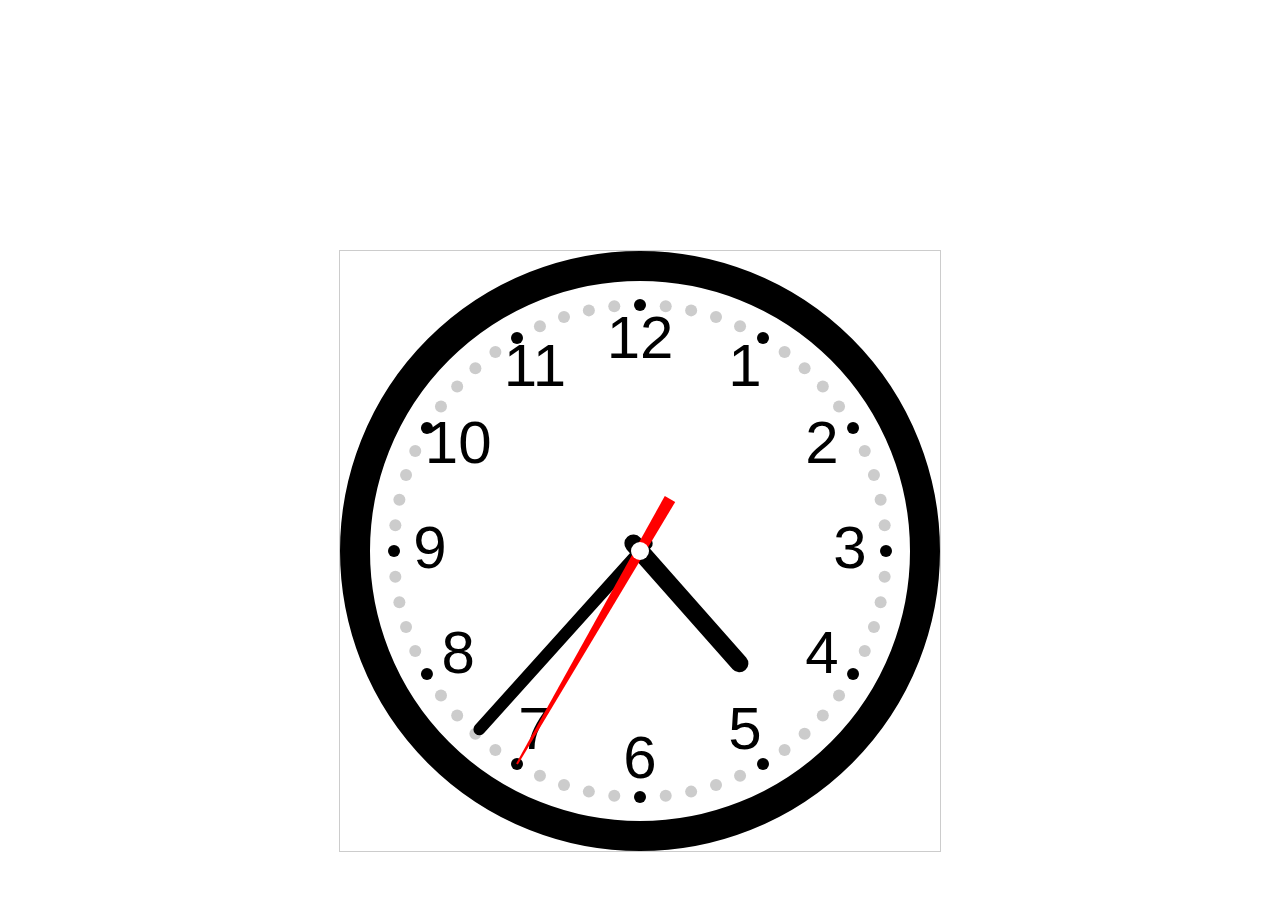
<file: canvas表钟/index.html>
<!DOCTYPE html>
<html>
	<head>
		<meta charset="utf-8" />
		<title></title>		
		<style type='text/css'>
			div{
				text-align:center;
				margin-top:250px;
				
			}
			#clock{
				border:1px solid #ccc;
				
			}
		</style>
	</head>
	<body>
		<div >
			<!--注意canvas的宽和高不要设置在style里，设置在元素里,且canvas里的宽和高没有px -->
			<canvas id='clock' width='600' height='600'></canvas>
		</div>
		
	</body>
	<script type="text/javascript"  src="js/canvas.js"></script>
</html>
</file>
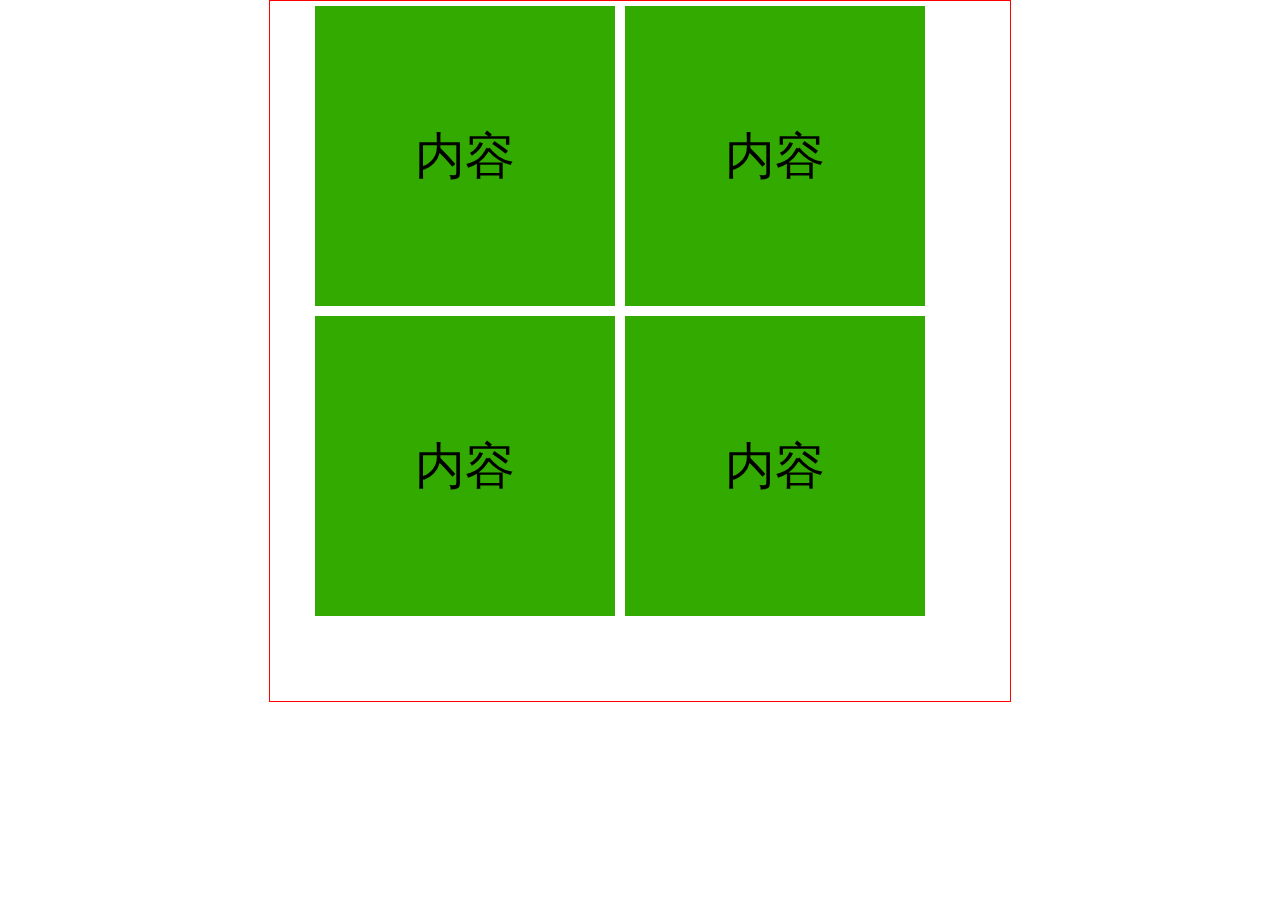
<file: 从哪个方向进入容器/index.html>
﻿<!DOCTYPE html> 
<html> 
<head> 
<meta charset="UTF-8"> 
<title>判断鼠标进入方向</title> 
</head> 
<body> 
<style> 
	html,body{
		margin:0;padding:0;} 
	.container{
			list-style:none;
			width:700px;height:700px;
			border:1px solid red;
			margin:0 auto;
		}
	.wrap{/*li*/
		width:300px;height:300px;
		background:#33aa00;
		/*display:inline-block;*/
		font-size:50px;text-align:center;
		position:relative;
		margin:5px;
		overflow: hidden;
		float:left;
		line-height:300px;} 
	.demo{/*li里的div*/
			width:100%;height:100%;
			position:absolute;
			z-index:-1;
			right:0;
			bottom:0;			
			background-color: rgba(25,25,25,.7);
			}
	/*这里有一点疑问，类之间好像有顺序，还是说enter要写在一起，outer要写在一起，没弄明白*/	
		.enter-bottom{
				z-index:1;
				-webkit-animation-name:enter-bottom;
				-webkit-animation-duration:0.3s; 
			}
		.enter-top{
			z-index:1;
			-webkit-animation-name:enter-top;
			-webkit-animation-duration:0.3s; 
		}
		.enter-left{
			z-index:1;
			animation:enter-left 0.3s ease-in;
			-webkit-animation-name:enter-left;
			-webkit-animation-duration:0.3s; 
		}
		.enter-right{
			z-index:1;
			animation:enter-right 0.3s ease-in;
			-webkit-animation-name:enter-right;
			-webkit-animation-duration:0.3s; 
		}
		
		.outer-top{
			-webkit-animation-name:outer-top;
			-webkit-animation-duration:0.3s;
		}
		.outer-bottom{
			-webkit-animation-name:outer-bottom;
			-webkit-animation-duration:0.3s;
		}
		.outer-left{
			-webkit-animation-name:outer-left;
			-webkit-animation-duration:0.3s;
		}
		
		.outer-right{
			-webkit-animation-name:outer-right;
			-webkit-animation-duration:0.3s;
		}
		@-webkit-keyframes enter-top{
			from{top:-300px}
			to{top:0}
		}
		@-webkit-keyframes outer-top{
			from{top:0}
			to{top:-300px}
		}
		@-webkit-keyframes enter-left{
			from{left:-300px}
			to{left:0}
		}
		@-webkit-keyframes outer-left{
			from{left:0}
			to{left:-300px}
		}
		@-webkit-keyframes enter-right{
			from{right:-300px}
			to{right:0}
		}
		@-webkit-keyframes outer-right{
			from{right:0}
			to{right:-300px}
		}
		
		@-webkit-keyframes enter-bottom{
			from{bottom:-300px}
			to{bottom:0}
		}
		@-webkit-keyframes outer-bottom{
			from{bottom:0}
			to{bottom:-300px}
		}
</style> 
	<!--<div id="wrap">内容 
	<div class='demo'>方向</div>
	</div> 
	<div id="wrap1">内容 
	<div class='demo'>方向</div>
	</div> -->
	<ul class='container'>
		<li id='wrap0' class='wrap'>内容<div id='demo0' class='demo'>方向1</div></li>
		<li id='wrap1' class='wrap'>内容<div id='demo1' class='demo'>方向2</div></li>
		<li id='wrap2' class='wrap'>内容<div id='demo2' class='demo'>方向1</div></li>
		<li id='wrap3' class='wrap'>内容<div id='demo3' class='demo'>方向2</div></li>
	</ul>
<script type="text/javascript" src ="js/jquery-3.2.1.min.js"></script> 
<script> 
	var wrap=$('.wrap');
	$('.wrap').each(function(i){/*遍历每一个li*/	
	$('#wrap'+i).bind("mouseenter mouseleave", function(e) { 
	var w = $(this).width(); 
	var h = $(this).height(); 
	var x = (e.pageX - this.offsetLeft - (w / 2)) * (w > h ? (h / w) : 1); 
	var y = (e.pageY - this.offsetTop - (h / 2)) * (h > w ? (w / h) : 1); 
	var direction = Math.round((((Math.atan2(y, x) * (180 / Math.PI)) + 180) / 90) + 3) % 4; 
	var eventType = e.type; 
	var dirName = new Array('上方','右侧','下方','左侧'); 
	if(e.type == 'mouseenter'){ 
		switch(dirName[direction]){
			case dirName[0]:
				$('#demo'+i).attr('class','demo enter-top');			
				break;
			case dirName[1]:
				$('#demo'+i).attr('class','demo enter-right');			
				break;
			case dirName[2]:
				$('#demo'+i).attr('class','demo enter-bottom');			
				break;
			case dirName[3]:
				$('#demo'+i).attr('class','demo enter-left');			
				break;
				
		}
	}else{ 
		switch(dirName[direction]){
				case dirName[0]:
					$('#demo'+i).addClass(' outer-top');
					setTimeout(function(){
						$('#demo'+i).attr('class','demo outer-top');						
					},300)
					break;
				case dirName[1]:
					$('#demo'+i).addClass(' outer-right');
					setTimeout(function(){
						$('#demo'+i).attr('class','demo outer-right');
					},300)
					break;
				case dirName[2]:
					$('#demo'+i).addClass(' outer-bottom');
					setTimeout(function(){
						$('#demo'+i).attr('class','demo outer-bottom');
					},300)
					break;
				case dirName[3]:
					$('#demo'+i).addClass(' outer-left');
					setTimeout(function(){
						$('#demo'+i).attr('class','demo outer-left');
					},300)
					break;
					
			}
	} 
	}); 
	})
</script> 
</body> 
</html>
</file>
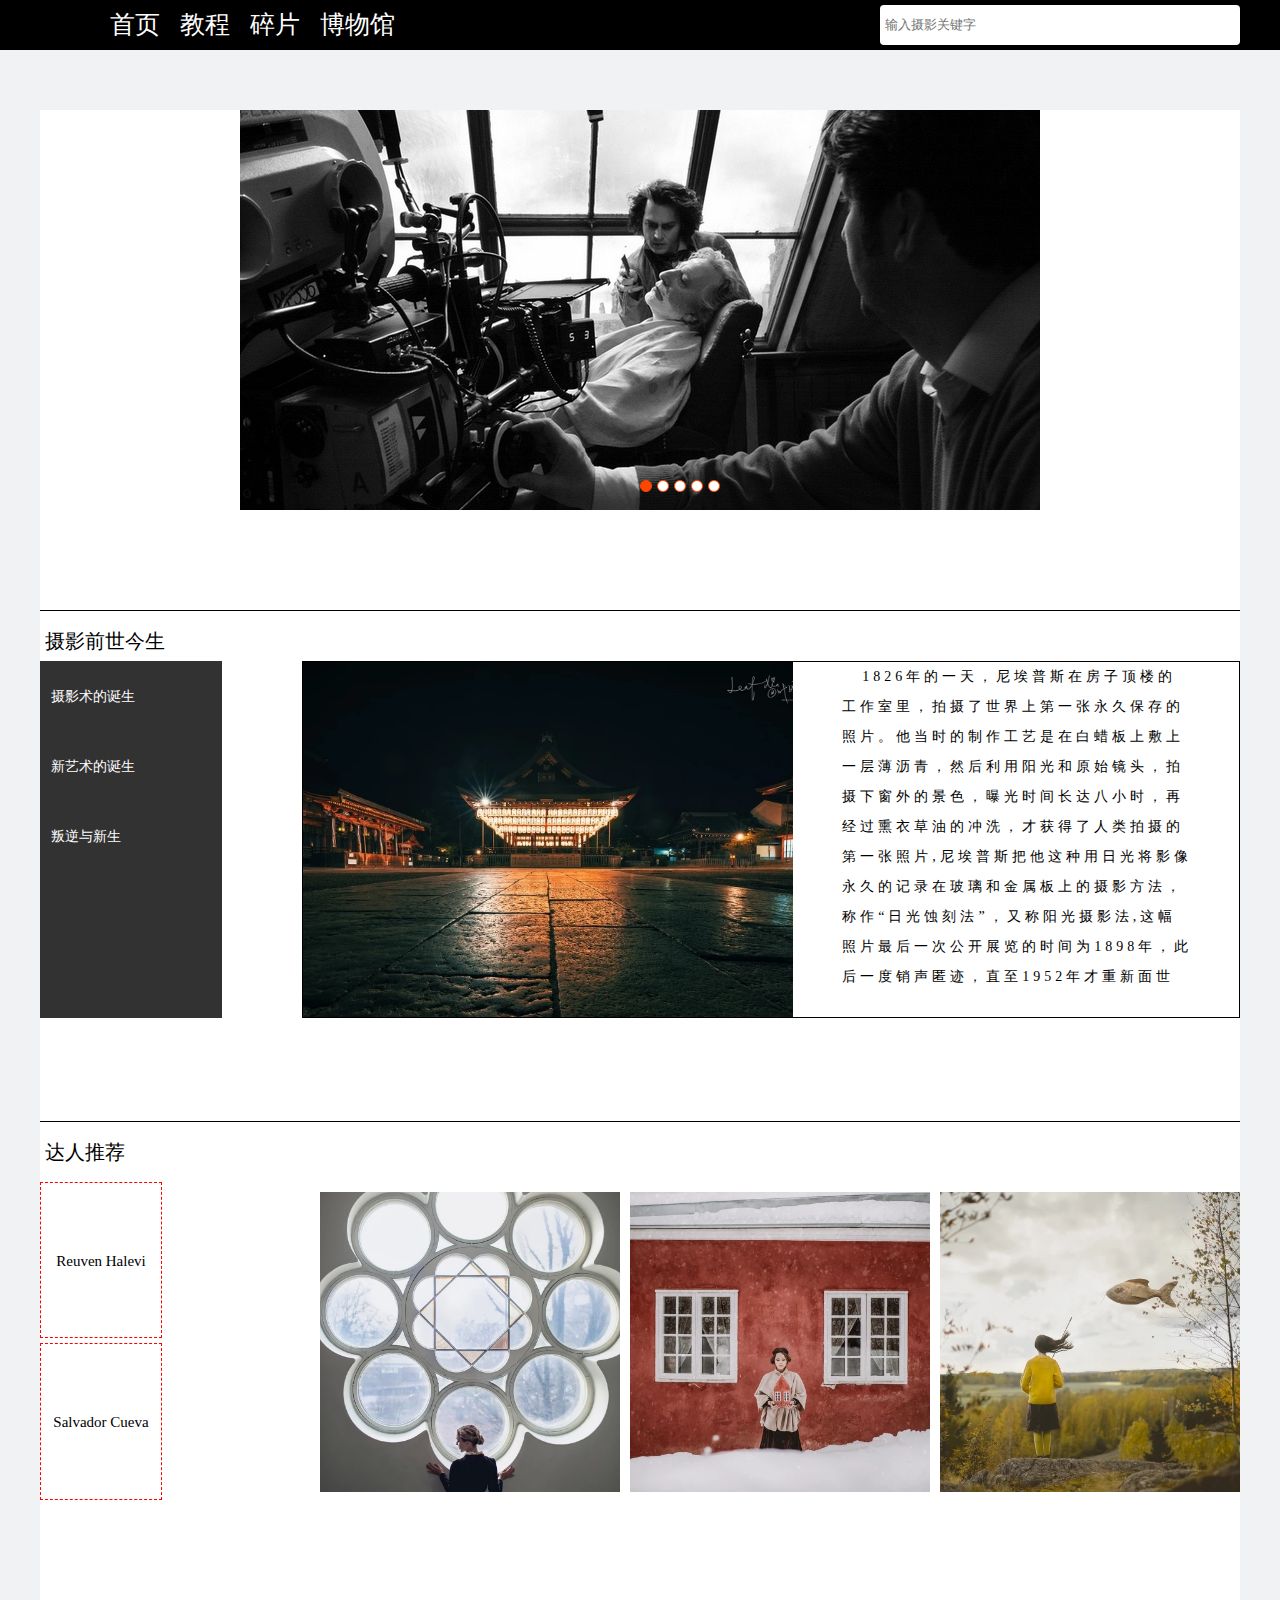
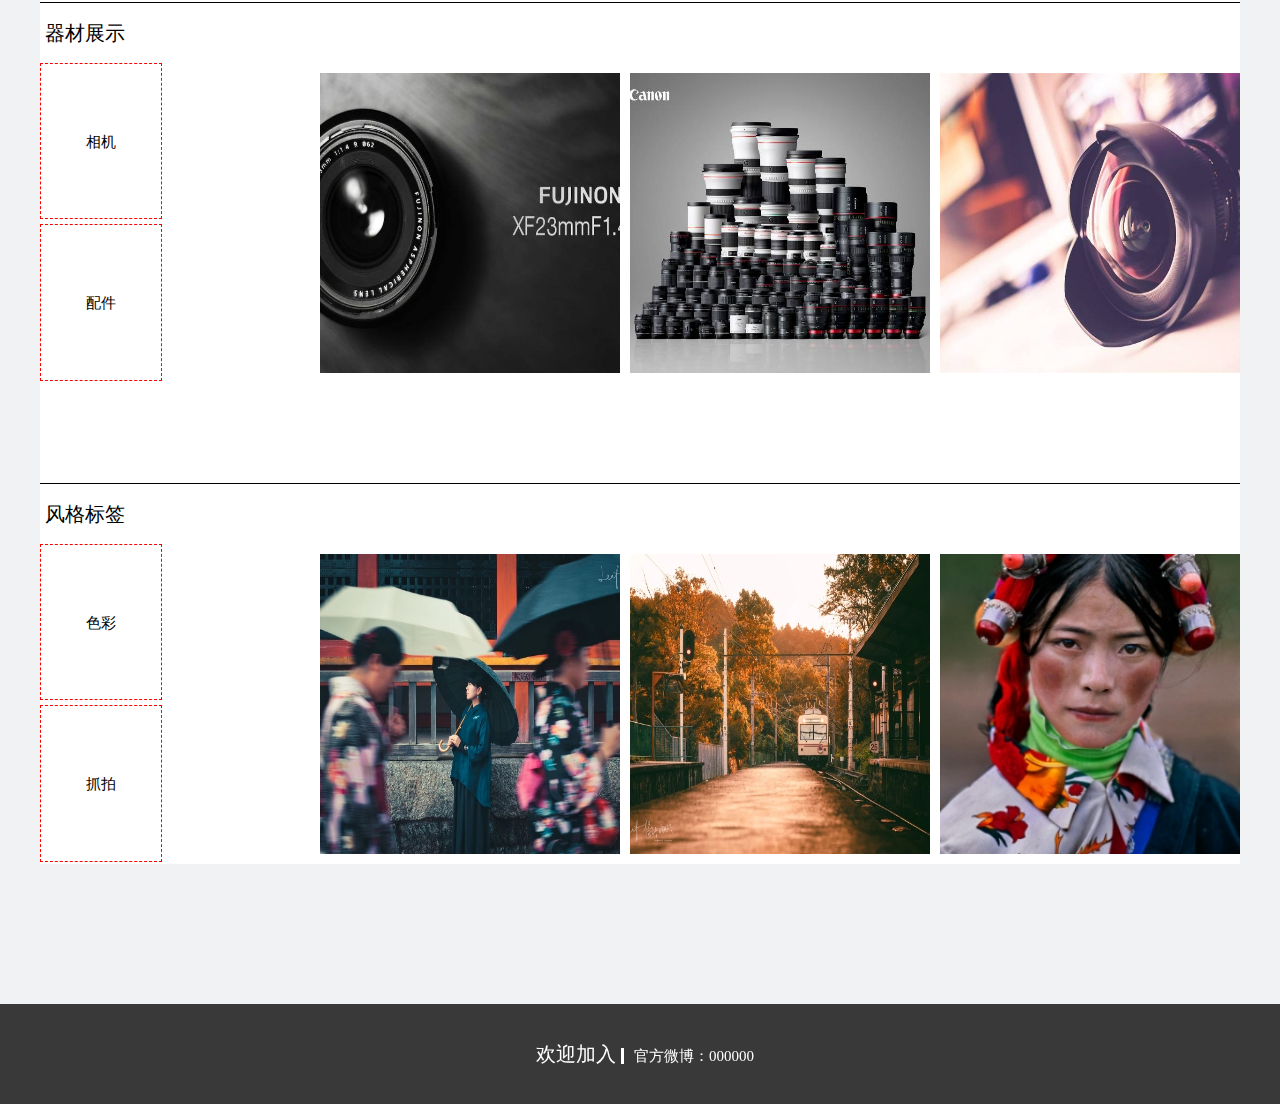
<file: 摄影项目/index.html>
<!DOCTYPE html>
<html>
	<head>
		<meta charset="utf-8" />
		<title></title>
		<link rel="stylesheet" href="css/photo.css" /> 
		<script src="js/jquery-3.2.1.min.js"></script>
		<script  src='js/data.js'></script>
		
	</head>
	<body onselectstart='return false'>
		<!--导航条-->
		<div class="nav">
			<ul class="navul">
				<li><a href='index.html'>首页</a></li>
				<li><a href='course.html'>教程</a></li>
				<li><a href='hualang.html'>碎片</a></li><!--瀑布流-->
				<li><a href='waterfall.html'>博物馆</a></li><!--css3-->
			</ul>
			<div class='d'>
			<div class='sousuo'>
			<form class='sousuo-form'>		
			<input  type='text' class='sousuo-input' id='sousuo-input'  placeholder='输入摄影关键字'/>
			<!--<input type='submit' class='sousuo-sub' value=''/>-->
			</form>
		</div>
		<div>	
		<ul class='sousuo-list' style="display:none">
				<li>搜索1</li>
				<li>搜索2</li>
		</ul>
		</div>
			</div>
		</div>	
		<!--一键到顶------------------------------------------------------------------------------------------->
		<a href='javascript:;' id='gotop'  title='回到顶部'></a>
		<!--整个主体内容---------------------------------------------------------------------------------------->
		<div class='mainbody'>	
		<!--轮播图-------------------------------------------------------------------------------------------->
		<div class='roast'>
		<div id="container">
		    <div id="list" style="left: -800px;">
		        <img src="img/17.jpg" alt="1"/>
		        <img src="img/13.jpg" alt="1"/>
		        <img src="img/14.jpg" alt="2"/>
		        <img src="img/15.jpg" alt="3"/>
		        <img src="img/16.jpg" alt="4"/>
		        <img src="img/17.jpg" alt="5"/>
		        <img src="img/13.jpg" alt="5"/>
		    </div>
		    <div id="buttons">
		        <span index="1" class="on"></span>
		        <span index="2"></span>
		        <span index="3"></span>
		        <span index="4"></span>
		        <span index="5"></span>
		    </div>
		    <a href="javascript:;" id="prev" class="arrow">&lt;</a>
		    <a href="javascript:;" id="next" class="arrow">&gt;</a>
		</div>
		</div>
		<!--摄影历史----------------------------------------------------------------------------------------->
		<div id='timer'>
			<div id='Ttitle'>摄影前世今生</div>
			<div id='Tul'>
				<ul>
					<li title='0'>摄影术的诞生</li>
					<li title='1'>新艺术的诞生</li>
					<li title='2'>叛逆与新生</li>
				</ul>
			</div>
			<div id='Timg'>
				<div class='timgpart show' ><img src="img/26.jpg" /> <span class='picname'>1826年约瑟夫·尼埃普斯:《窗外》</span><div class="partintroduce">1826年的一天，尼埃普斯在房子顶楼的工作室里，拍摄了世界上第一张永久保存的照片。他当时的制作工艺是在白蜡板上敷上一层薄沥青，然后利用阳光和原始镜头，拍摄下窗外的景色，曝光时间长达八小时，再经过熏衣草油的冲洗，才获得了人类拍摄的第一张照片,尼埃普斯把他这种用日光将影像永久的记录在玻璃和金属板上的摄影方法，称作“日光蚀刻法”，又称阳光摄影法,这幅照片最后一次公开展览的时间为1898年，此后一度销声匿迹，直至1952年才重新面世</div></div>
				<div class='timgpart'><img src="img/30.jpg" /> <span class='picname'>1838年路易斯·达盖尔:《巴黎寺院街》</span><div class="partintroduce">他用感光过的镀银铜板，浸泡在加热的盐水中获得定影而完成了自己的“达盖尔法”。他的作品世存很少，《巴黎寺院街》是他在1838年摄制的。由于曝光时间要长达数分钟之久，因此很难留下人的行迹和身影。达盖尔因银版法成为举世公认的摄影术发明人。银版法作为一种实用可行的摄影方法，虽然价格昂贵，但影像质量极为精细，	自公布于世，便迅速在欧美应用，直到19世纪50年代的胶棉湿版工艺出现之前，一直是最主要的摄影技法。</div></div>
				<div class='timgpart'><img src="img/24.jpg" /> <span class='picname'>1850年杜冈·马克西姆《阿布·辛拜勒神庙》</span><div class="partintroduce">从画面上看，一个蒙面的埃及向导正坐在拉美西斯二世巨大的石像上，而石像尚未完全出土。出土后的石像高达二十米，极其雄伟壮观。杜冈当时拍摄这幅画面可能只是出于记录，并以人做对比显示石像的高大，但这张照片却被后人在摄影史上常常引用，并产生无尽遐想。蒙面的埃及向导在石像上停留是短暂的，却高高在上，石像伫立在神庙前是永恒的，却木然地任凭向导端坐其上。有人说这或许可被视为摄影术辉煌成功的象征，因为摄影是瞬间的艺术，而传统艺术总与永久相伴随</div></div>
			</div>
		</div>
		<!----达人推荐-------------------------------------------------------------------------------------->
		<div class='daren'>
		<p class='daren-p'>达人推荐</p>
		<div class='daren-main'>
		<ul class='one-intro'>
			<li>Reuven Halevi</li>
			<li>Salvador Cueva</li>
		</ul>
		<div class='main-two'>
		<ul class='two-ul'>
			<li id='li0' class='wrap'><img src='img/3.jpg'/><div id='demo0' class='demo'>Light</div></li>
			<li id='li1' class='wrap'><img src='img/9.jpg'/><div id='demo1' class='demo'>Porvoo</div></li>
			<li id='li2' class='wrap'><img src='img/5.jpg'/><div id='demo2' class='demo'>Dash</div></li>
			<li id='li3' class='wrap'><img src='img/7.jpg'/><div id='demo3' class='demo'>Dance</div></li>
			<li id='li4' class='wrap'><img src='img/4.jpg'/><div id='demo4' class='demo'>Pear</div></li>
			<li id='li5' class='wrap'><img src='img/6.jpg'/><div id='demo5' class='demo'>Taste</div></li>
		</ul>
		</div>
		</div>
	</div>
	
	<!----器材展示-------------------------------------------------------------------------------------->
		<div class='daren'>
		<p class='daren-p'>器材展示</p>
		<div class='daren-main'>
		<ul class='one-intro'>
			<li>相机</li>
			<li>配件</li>
		</ul>
		<div class='main-two'>
		<ul class='two-ul'>
			<li id='mode0' class='wrap'><img src='img/34.jpg'/><div id='model0' class='model'>富士笔记,与23毫米的相爱相杀 </div></li>
			<li id='mode1' class='wrap'><img src='img/41.jpg'/><div id='model1' class='model'>玩摄影，为什么要凑齐三大元</div></li>
			<li id='mode2' class='wrap'><img src='img/40.jpg'/><div id='model2' class='model'>灯泡镜头轻量化滤镜系统解决方案</div></li>
			<li id='mode3' class='wrap'><img src='img/38.jpg'/><div id='model3' class='model'>宝丽来Polaroid 240卡纸问题分析</div></li>
			<li id='mode4' class='wrap'><img src='img/36.jpg'/><div id='model4' class='model'>如果让我选一个最爱的塑光配件</div></li>
			<li id='mode5' class='wrap'><img src='img/39.jpg'/><div id='model5' class='model'>FUJIFILM 富士 X-Pro2</div></li>
		</ul>
		</div>
		</div>
	</div>
	
		
	<!----风格标签-------------------------------------------------------------------------------------->
		<div class='daren'>
		<p class='daren-p'>风格标签</p>
		<div class='daren-main'>
		<ul class='one-intro'>
			<li>色彩</li>
			<li>抓拍</li>
		</ul>
		<div class='main-two'>
		<ul class='two-ul'>
			<li id='label0' class='wrap'><img src='img/25.jpg'/><div id='labell0' class='model'>路上行人 </div></li>
			<li id='label1' class='wrap'><img src='img/27.jpg'/><div id='labell1' class='model'>夜巷</div></li>
			<li id='label2' class='wrap'><img src='img/42.jpg'/><div id='labell2' class='model'>藏族女孩</div></li>
			<li id='label3' class='wrap'><img src='img/44.jpg'/><div id='labell3' class='model'>灯塔</div></li>
			<li id='label4' class='wrap'><img src='img/19.jpg'/><div id='labell4' class='model'>卡住的猫</div></li>
			<li id='label5' class='wrap'><img src='img/43.jpg'/><div id='labell5' class='model'>正青春</div></li>
		</ul>
		</div>
		</div>
	</div>

		</div>
		<!----页脚---------------------------------------------------------------------------------------------------->
		<div class='footer'>
			<span class='footer-s span-1'>欢迎加入</span>
			<span class='footer-s span-2'>官方微博：000000</span>
		</div>
		<script type='text/javascript' src="js/photo.js"></script>
		
	</body>
</html>
</file>
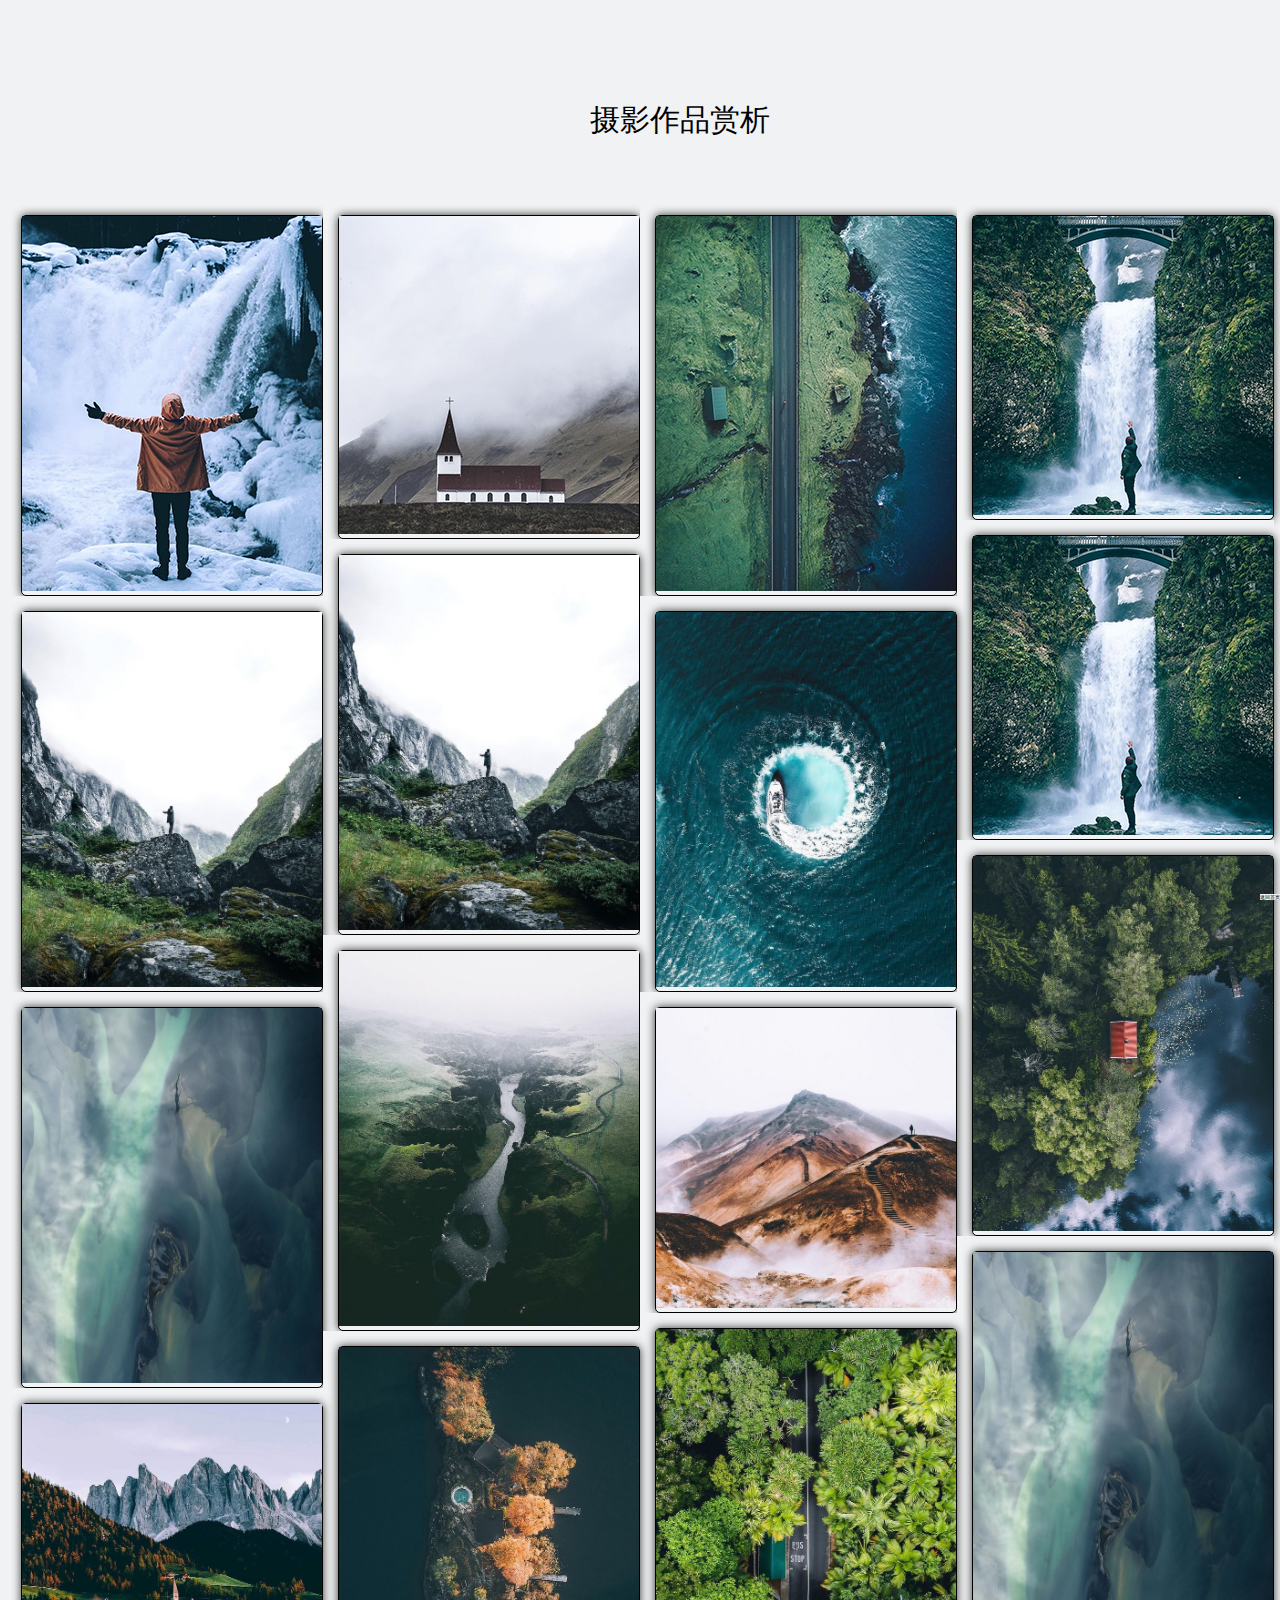
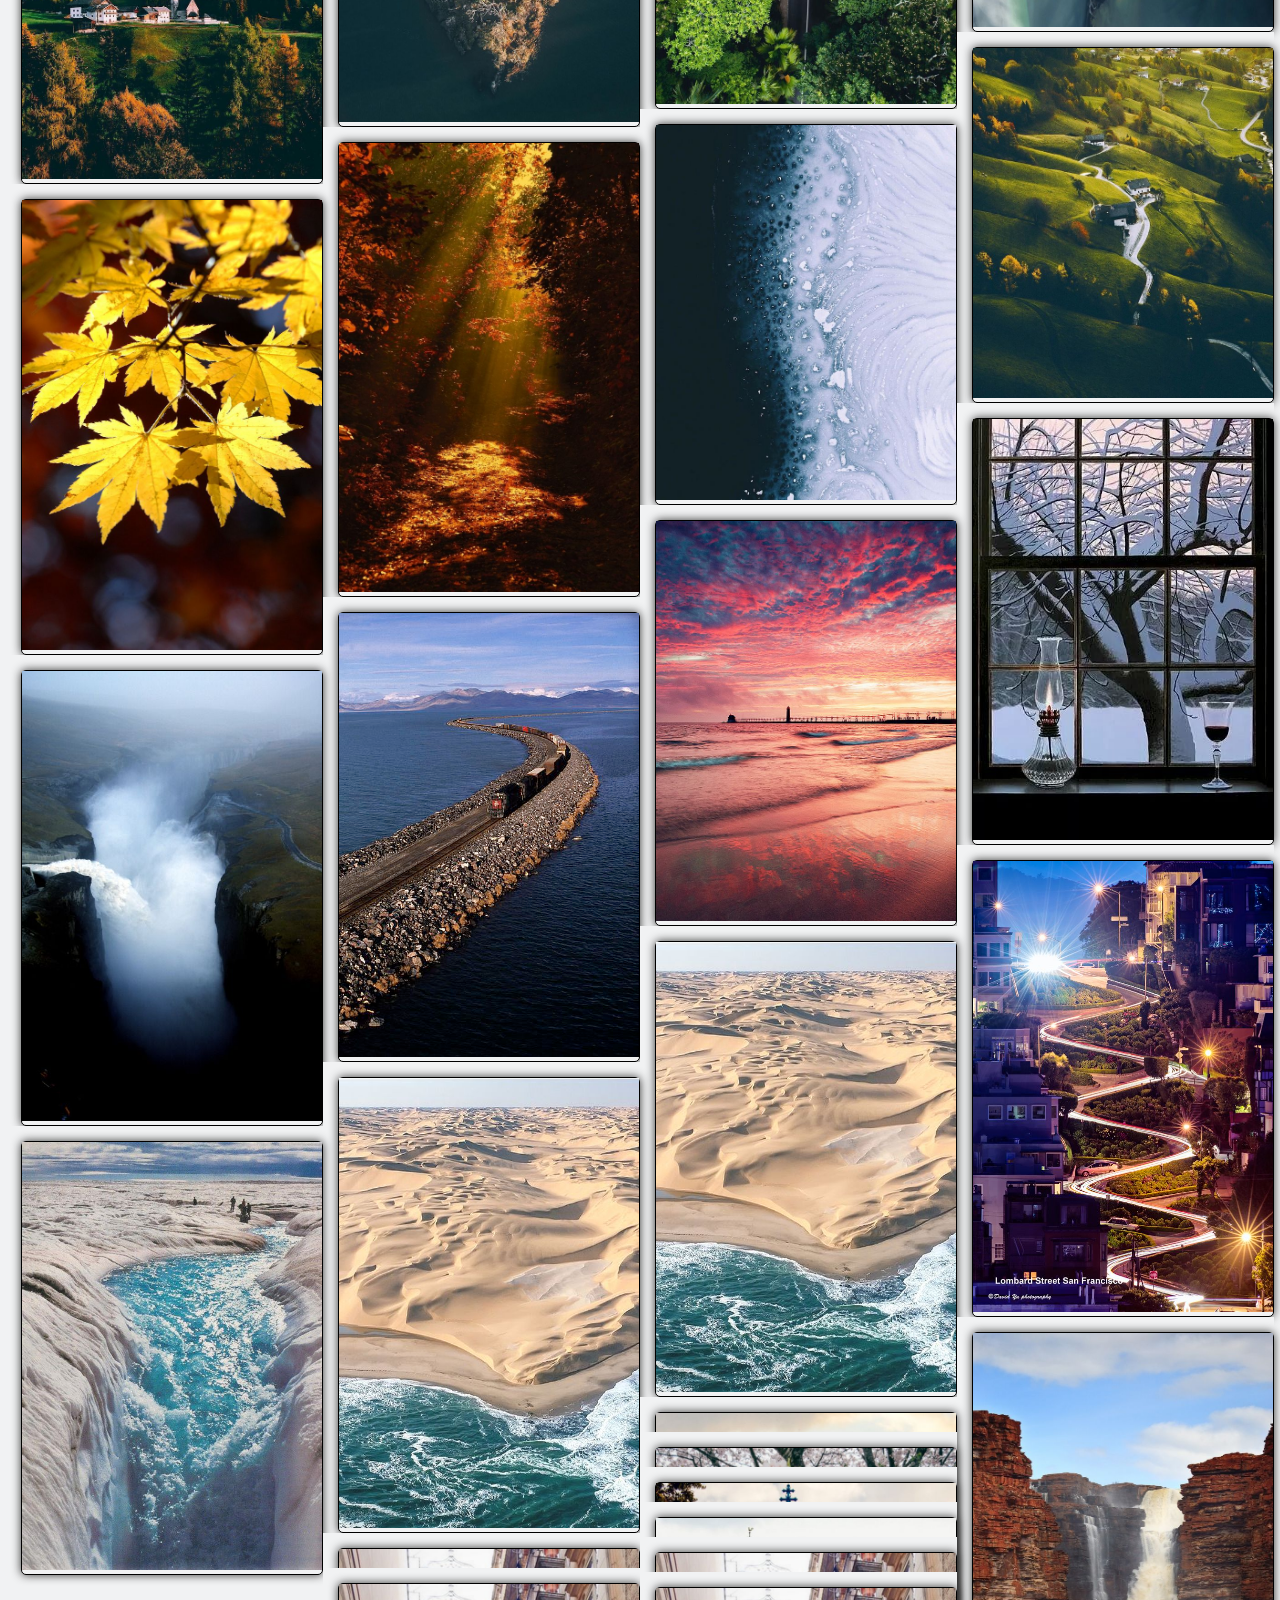
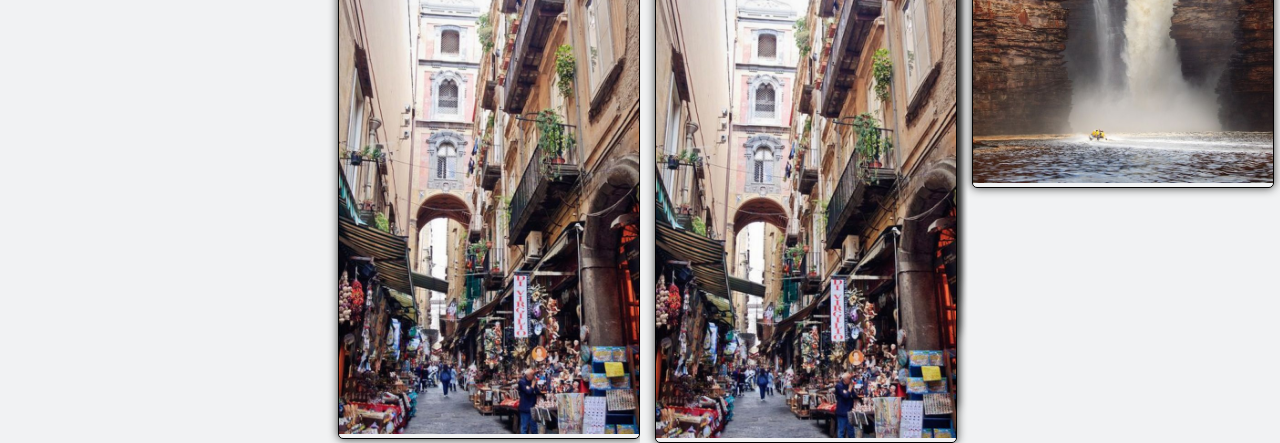
<file: 摄影项目/waterfall.html>
<!DOCTYPE html>
<html>
	<head>
		<meta charset="utf-8" />
		<title></title>
		<link rel="stylesheet" href="css/waterfall.css" />
		<script src="js/waterfall.js" type="text/javascript"></script> 
	</head>
	<body>
		<div class='title'>摄影作品赏析</div>
		<div id="main">
			<div class="box">
				<div class="pic">
					<img src="img/waterfall/45.jpg" />
				</div>
			</div>
			<div class="box">
				<div class="pic">
					<img src="img/waterfall/46.jpg" />
				</div>
			</div>
			<div class="box">
				<div class="pic">
					<img src="img/waterfall/47.jpg" />
				</div>
			</div>
			<div class="box">
				<div class="pic">
					<img src="img/waterfall/48.jpg" />
				</div>
			</div>
			<div class="box">
				<div class="pic">
					<img src="img/waterfall/48.jpg" />
				</div>
			</div>
				<div class="box">
				<div class="pic">
					<img src="img/waterfall/49.jpg" />
				</div>
			</div>
		</div>
		<div class='homepage'><a href='index.html'>返回首页</a></div>
	</body>
</html>
</file>
<file: 摄影项目/css/photo.css>
*{
	margin:0;
	padding:0;
}
body{
	font-size:14px;
	-webkit-font-smoothing:antialiased;
	background-color: #f1f2f3;
}
a{
	color: #fff;
	text-decoration:none;
}
.mainbody{
	/*border:5px solid black;*/
	position: relative;	
	top:60px;
	height: 100%;/*意为让父元素的高度随子元素的高度的变化而变化，还有一些其他办法*/
	width:1200px;
	margin:0 auto;/*这里不能设置为auto，因为设置了绝对定位，auto不起作用*/
	background-color: #fff;

}
.nav{
	position:fix;
	width:100%;
	margin:0 auto;
	background: black;
	height:50px;
	line-height:50px;
	z-index:999;
}
.navul{
	/*margin:0;
	padding:0;  兼容各浏览器*/
	line-height:40px;
	font-size:25px;
	list-style: none;
    text-align:center;
    overflow: hidden;
    width:600px;
    margin-left:100px;
}
.navul li{
	float:left;
	padding:5px 10px 5px 10px;
	color:white;
	text-align: center;
}
.nav1{
	/*jquery里给标题添加的类*/
	position:fixed;
	top:0;
	
}
/*搜索框*************************************************************************************************/
.sousuo{
	position: absolute;
	top:5px;
	right:40px;
	padding:5px;
	text-align: center;	
	background-color:#fff;
	border-radius:4px;
}
.sousuo-list{
	position:absolute;
	list-style:none;
	border:2px solid black;
	background-color: #fff;
	opacity:1;
	z-index:99;
}
.sousuo-list li{
	padding-left:10px;
}
.sousuo-list li:hover{
	background-color: #999;
	text-decoration:underline;
	cursor:pointer;
}
.sousuo form{
	background-color: white;
	text-align: center;
	line-height:40px;
	background-color:rgba(28,28,28,.9);
	float:left;
	border:0;
}
.sousuo .sousuo-input{
	line-height:30px;
	border:0;
	width:350px;
	outline:none;
	float:left;/*一个浮动元素会尽量向左或向右移动，直到它的外边缘碰到包含框或另一个浮动框的边框为止。
	如果你把几个浮动的元素放到一起，如果有空间的话，它们将彼此相邻*/
}
.sousuo .sousuo-sub{
	background-image: url(../img/11.jpg);
	width:30px;
	height:30px;
	/*background-position:-130px -33px ;*/
	border:0;
	float:left;
}

/**********************轮播图css*************************************************************************************/
#container{
	    
    	width:800px;
    	height:400px;
    	position:relative;/*在文本流中的位置还存在*/
    	overflow: hidden;
    	left:50%;
    	margin-left:-400px;
    }
    #list{
    	width:5600px;
    	height:400px;
    	position:absolute;
    	z-index:1;
    	
    }
    #list img{
    	float: left;
    	width:800px;
    }
    #buttons{
    	width:100px;
    	height:10px;
    	position:absolute;
    	z-index:2;
    	bottom:20px;
    	left:50%;
    }
    #buttons span { 
    	cursor:pointer;
    	display:block;
    	float:left;
    	width:10px;
    	height:10px;
    	background: #fff;
    	border:1px solid orangered;
    	border-radius:50%;
    	margin-right:5px;
    	}
    	 #buttons .on{
    	 	background: orangered;
    	  }
    	.arrow { 
    		cursor:pointer;
    		display:none;
    		width:40px;
    		height:40px;
    		position: absolute;
            z-index:2;
            top:200px;
            line-height:40px;
            text-align:center;
            font-size:36px;
            background-color: RGBA(0,0,0,0.3);
            color:#fff;
    		}
    		 .arrow:hover { background-color: rgba(0,0,0,.7);}
    		 #container:hover .arrow { display: block;}
    		#prev { left: 20px;}
            #next { right: 20px;}
           
 /**********************回到顶部css*************************************************************************************/
	#gotop{
		position:fixed;/*当为行内元素设置为fixed和absolute时，自动变为块元素，设置float时也会*/
		background-image: url(../img/2.jpg);
		right:5%;
		bottom:30px;
		width:40px;
		height:40px;
		opacity:0;
		
	}
	#gotop:hover{
		background-position: 0 -40px;
	}


/*********************摄影前世今生**************************************************************************************/
#timer{
	width:100%;
	position: relative;/*文本流中的位置还存在*/
    margin-top:100px;
    left:0;
    overflow: hidden;
    height:410px;
    border-top:1px solid black;
}
	#Ttitle{
		line-height: 50px;
		padding:5px;
		font-family: '楷体';
		font-size:20px;
		font-weight:100;
		 /* border-left:5px solid black;*/
	}
	#Tul{
		position: absolute;
		width:15%;
	    top:50px;
	    left:0;
	    text-align:left;
	    height:355px;
	    border:1px solid black;
	    -moz-border-radius:10px;
	    background-color:#000 ;
	    opacity:0.8;
	    filter:alpha(opacity=80);
	}
	#Tul ul{
		list-style:none;
	}
	#Tul ul li{
		position:relative;
		padding:10px;
		height:50px;
		line-height:50px ;
		color: #fff;
	}
	#Tul ul li:hover:after{
		content:'';
		position: absolute;
	    top:25px;
	    left:100%;
		display:inline;
		color:#000;
		border-bottom: 10px solid transparent;
		border-left:10px solid #333;
		/*border-right:10px solid transparent;*/
		border-top:10px solid transparent;
		z-index:1;
	}
	
	#Timg{
		position:absolute;
		width:78%;
		border:1px solid black;
		top:50px;
		right:0;
		text-align:left;
		height:355px;	
	}
	#Timg .timgpart{
		position:absolute;
		top:0;left:0;
		width:100%;
		height:355px;
		opacity:0;
		z-index:1;
		overflow: hidden;
	}
		
	#Timg .show{
		opacity: 1;
		z-index:6;
	}
	#Timg .timgpart img{
		width:490px;
		height:355px;
	}
	#Timg .timgpart .partintroduce{
		position: absolute;
		width:350px;
		top:0;
		right:5%;
		letter-spacing:4px;
		text-indent: 20px;
		line-height:30px;
		background: white;
		height:100%;
	}
	#Timg .timgpart .picname{
		display: block;
		width:490px;
		height:0;
		line-height: 50px;;
		position: absolute;
		bottom:0;
		font-size:20px;
		left:0;
		background: white;
		opacity:0.8;
		filter:alpha(opacity=80);
	}


/********************************************************************************************************************/
/* 达人推荐*/
.daren{
		
		width:100%;height:auto;
		position: relative;
		margin-top:100px;
		left:0;
		border-top:1px solid black;
		overflow: hidden;
	}
	.daren-p{
		line-height:50px;	
		font-family: '楷体';
		font-size:20px;
		font-weight:100;
		padding:5px;
		/*border-left:5px solid black;*/	
	}
	.daren-main{
		width:100%;height:auto;
		position:relative;
		}
	.one-intro{/*ul*/
		position:absolute;
		width:10%;
		list-style: none;
		height:315px;
		line-height:157px;
	}
	.one-intro li{
		border:1px dashed red;
		/*background-color: rgba(25,25,25,.8);
		color:white;*/
		cursor:pointer;
		width:100%;
		height:49%;
		margin:0 0 5px 0;
		font-family: '微软雅黑';
		font-size:15px;
		font-weight:400;
		text-align: center;
		}
	.main-two{
		width:930px;height:320px;
		position: relative;
		overflow: hidden;
		top:0;
		right:0;
		float:right;
		}
	.two-ul{
		position:relative;
		list-style:none;
		
		width:1860px;height:320px;
		margin:0 auto;
		left:0;
		}
	.wrap{/*li*/
		width:300px;height:300px;
		font-size:50px;text-align:center;
		position:relative;
		margin:10px 0 10px 10px;
		overflow: hidden;
		float:left;
		line-height:300px;} 
	.wrap img{
		width:300px;height:300px;
		-webkit-transition:all .4s;	
		}
	.demo{/*li里的div*/
			width:100%;height:100%;
			position:absolute;
			z-index:-1;
			right:0;
			bottom:0;			
			color:white;
			font-family: "宋体";
			background-color: rgba(25,25,25,.7);
			}
	/*这里有一点疑问，类之间好像有顺序，还是说enter要写在一起，outer要写在一起，没弄明白*/	
		.enter-bottom{
				z-index:1;
				-webkit-animation-name:enter-bottom;
				-webkit-animation-duration:0.3s; 
			}
		.enter-top{
			z-index:1;
			-webkit-animation-name:enter-top;
			-webkit-animation-duration:0.3s; 
		}
		.enter-left{
			z-index:1;
			animation:enter-left 0.3s ease-in;
			-webkit-animation-name:enter-left;
			-webkit-animation-duration:0.3s; 
		}
		.enter-right{
			z-index:1;
			animation:enter-right 0.3s ease-in;
			-webkit-animation-name:enter-right;
			-webkit-animation-duration:0.3s; 
		}
		
		.outer-top{
			-webkit-animation-name:outer-top;
			-webkit-animation-duration:0.3s;
		}
		.outer-bottom{
			-webkit-animation-name:outer-bottom;
			-webkit-animation-duration:0.3s;
		}
		.outer-left{
			-webkit-animation-name:outer-left;
			-webkit-animation-duration:0.3s;
		}
		
		.outer-right{
			-webkit-animation-name:outer-right;
			-webkit-animation-duration:0.3s;
		}
		@-webkit-keyframes enter-top{
			from{top:-300px}
			to{top:0}
		}
		@-webkit-keyframes outer-top{
			from{top:0}
			to{top:-300px}
		}
		@-webkit-keyframes enter-left{
			from{left:-300px}
			to{left:0}
		}
		@-webkit-keyframes outer-left{
			from{left:0}
			to{left:-300px}
		}
		@-webkit-keyframes enter-right{
			from{right:-300px}
			to{right:0}
		}
		@-webkit-keyframes outer-right{
			from{right:0}
			to{right:-300px}
		}
		
		@-webkit-keyframes enter-bottom{
			from{bottom:-300px}
			to{bottom:0}
		}
		@-webkit-keyframes outer-bottom{
			from{bottom:0}
			to{bottom:-300px}
		}
		
  /*****器材************************************************************************************************/
  		.model{
  			width:100%;height:80px;
  			text-align: center;
  			line-height:80px ;
			position:absolute;
			opacity:0;
			bottom:0;
			font-size:20px;			
			color:white;
			font-family: "宋体";
			background-color: rgba(25,25,25,.7);
  		}
  		.model1{
  			opacity:1;
  			-webkit-transition:opacity .4s;
			transition:opacity .4s;
  		}
  			
  		
/*****页脚**************************************************************************************************/
.footer{
	position:relative;
	top:200px;
	width:100%;height:100px;
	background-color: rgba(25,25,25,0.85);
	text-align: center;
	color:white;
	line-height:100px;
	font-size:20px;
	overflow: hidden;
}
.footer-s{
	
	width:150px;
	height:80px;
	
	padding-left:10px;
	
}
.span-2{
		border-left:3px solid white;
		font-size:15px;
}
</file>
<file: 摄影项目/css/waterfall.css>
*{
	margin:0;
	padding:0;
	background-color: #f1f2f3;
}
.title{
	position:absolute;
	width:200px;
	height:50px;
	left:50%;
	margin:100px -50px;
	font-size: 30px;
}
#main{
	position:relative;
	top:200px;
}
.box{
	padding:15px 0 0 15px;
	float:left;
}
.pic{
	padding:0px;
	border:1px solid black;
	border-radius:5px;
	-moz-border-radius:5px;
	box-shadow:0 0 10px #333333;
}
.pic img{
	width:300px;
	height:auto;
}
a{
	cursor:pointer;
	text-decoration: none;
	color:black;
			}
.homepage{
		position:fixed;
		right:0;
		bottom:0;
		font-size: 5px;		
			}
</file>
